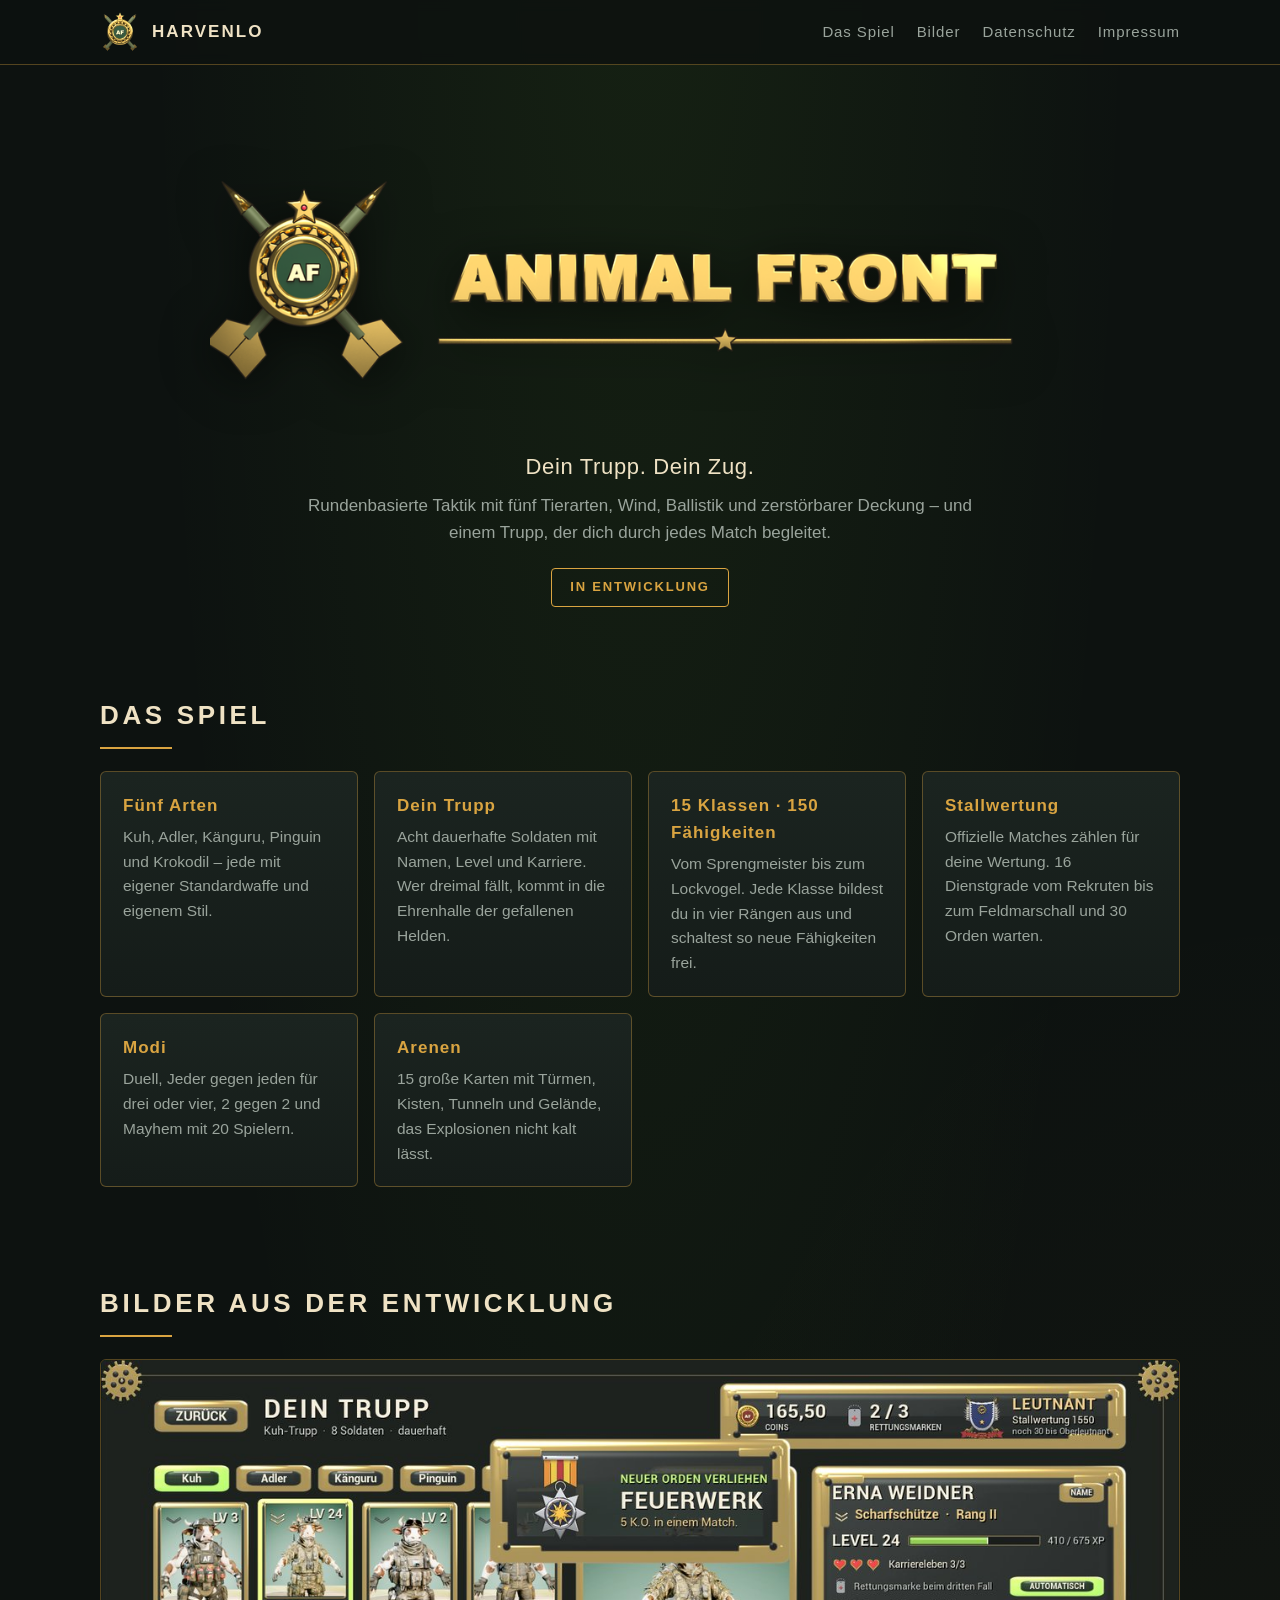
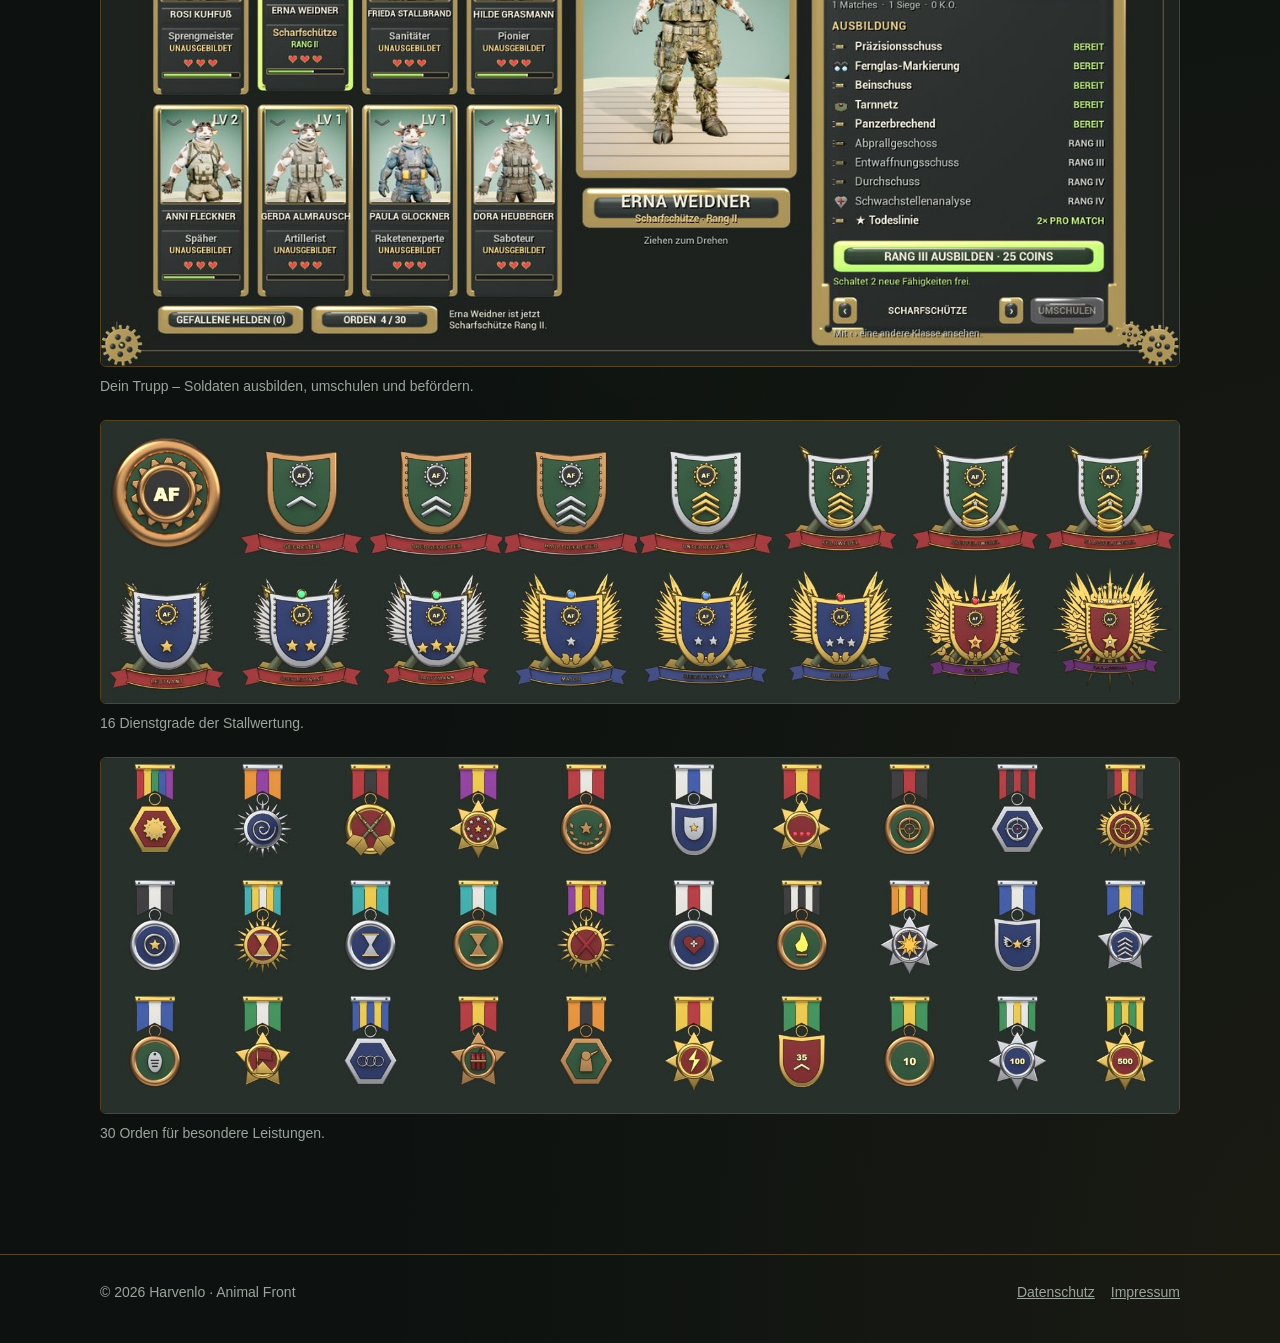
<file: index.html>
<!doctype html>
<html lang="de">
<head>
<meta charset="utf-8">
<meta name="viewport" content="width=device-width, initial-scale=1">
<title>Animal Front – Harvenlo</title>
<meta name="description" content="Animal Front: rundenbasierte Taktik mit fünf Tierarten, dauerhaftem Trupp aus acht Soldaten, 15 Klassen und 150 Fähigkeiten. Ein Spiel von Harvenlo.">
<link rel="icon" type="image/png" href="img/favicon.png">
<link rel="stylesheet" href="style.css">
</head>
<body>
<header class="top">
  <div class="wrap">
    <a class="brand" href="./"><img src="img/icon.png" alt=""><span>HARVENLO</span></a>
    <nav><a href="#spiel">Das Spiel</a><a href="#bilder">Bilder</a><a href="datenschutz.html">Datenschutz</a><a href="impressum.html">Impressum</a></nav>
  </div>
</header>

<main>
  <div class="wrap hero">
    <img class="wordmark" src="img/wordmark.png" alt="Animal Front">
    <p class="tag">Dein Trupp. Dein Zug.</p>
    <p class="sub">Rundenbasierte Taktik mit fünf Tierarten, Wind, Ballistik und zerstörbarer Deckung –
      und einem Trupp, der dich durch jedes Match begleitet.</p>
    <span class="badge">IN ENTWICKLUNG</span>
  </div>

  <section id="spiel">
    <div class="wrap">
      <h2>Das Spiel</h2>
      <div class="grid">
        <div class="card"><h3>Fünf Arten</h3><p>Kuh, Adler, Känguru, Pinguin und Krokodil – jede mit eigener Standardwaffe und eigenem Stil.</p></div>
        <div class="card"><h3>Dein Trupp</h3><p>Acht dauerhafte Soldaten mit Namen, Level und Karriere. Wer dreimal fällt, kommt in die Ehrenhalle der gefallenen Helden.</p></div>
        <div class="card"><h3>15 Klassen · 150 Fähigkeiten</h3><p>Vom Sprengmeister bis zum Lockvogel. Jede Klasse bildest du in vier Rängen aus und schaltest so neue Fähigkeiten frei.</p></div>
        <div class="card"><h3>Stallwertung</h3><p>Offizielle Matches zählen für deine Wertung. 16 Dienstgrade vom Rekruten bis zum Feldmarschall und 30 Orden warten.</p></div>
        <div class="card"><h3>Modi</h3><p>Duell, Jeder gegen jeden für drei oder vier, 2 gegen 2 und Mayhem mit 20 Spielern.</p></div>
        <div class="card"><h3>Arenen</h3><p>15 große Karten mit Türmen, Kisten, Tunneln und Gelände, das Explosionen nicht kalt lässt.</p></div>
      </div>
    </div>
  </section>

  <section id="bilder">
    <div class="wrap">
      <h2>Bilder aus der Entwicklung</h2>
      <figure><img src="img/trupp.jpg" alt="Die Trupp-Seite mit acht Soldaten, 3D-Bühne und Ausbildung" loading="lazy">
        <figcaption>Dein Trupp – Soldaten ausbilden, umschulen und befördern.</figcaption></figure>
      <figure><img src="img/dienstgrade.jpg" alt="Die 16 Dienstgrade" loading="lazy">
        <figcaption>16 Dienstgrade der Stallwertung.</figcaption></figure>
      <figure><img src="img/orden.jpg" alt="30 Orden" loading="lazy">
        <figcaption>30 Orden für besondere Leistungen.</figcaption></figure>
    </div>
  </section>
</main>

<footer>
  <div class="wrap">
    <span>© 2026 Harvenlo · Animal Front</span>
    <span><a href="datenschutz.html">Datenschutz</a><a href="impressum.html">Impressum</a></span>
  </div>
</footer>
</body>
</html>
</file>
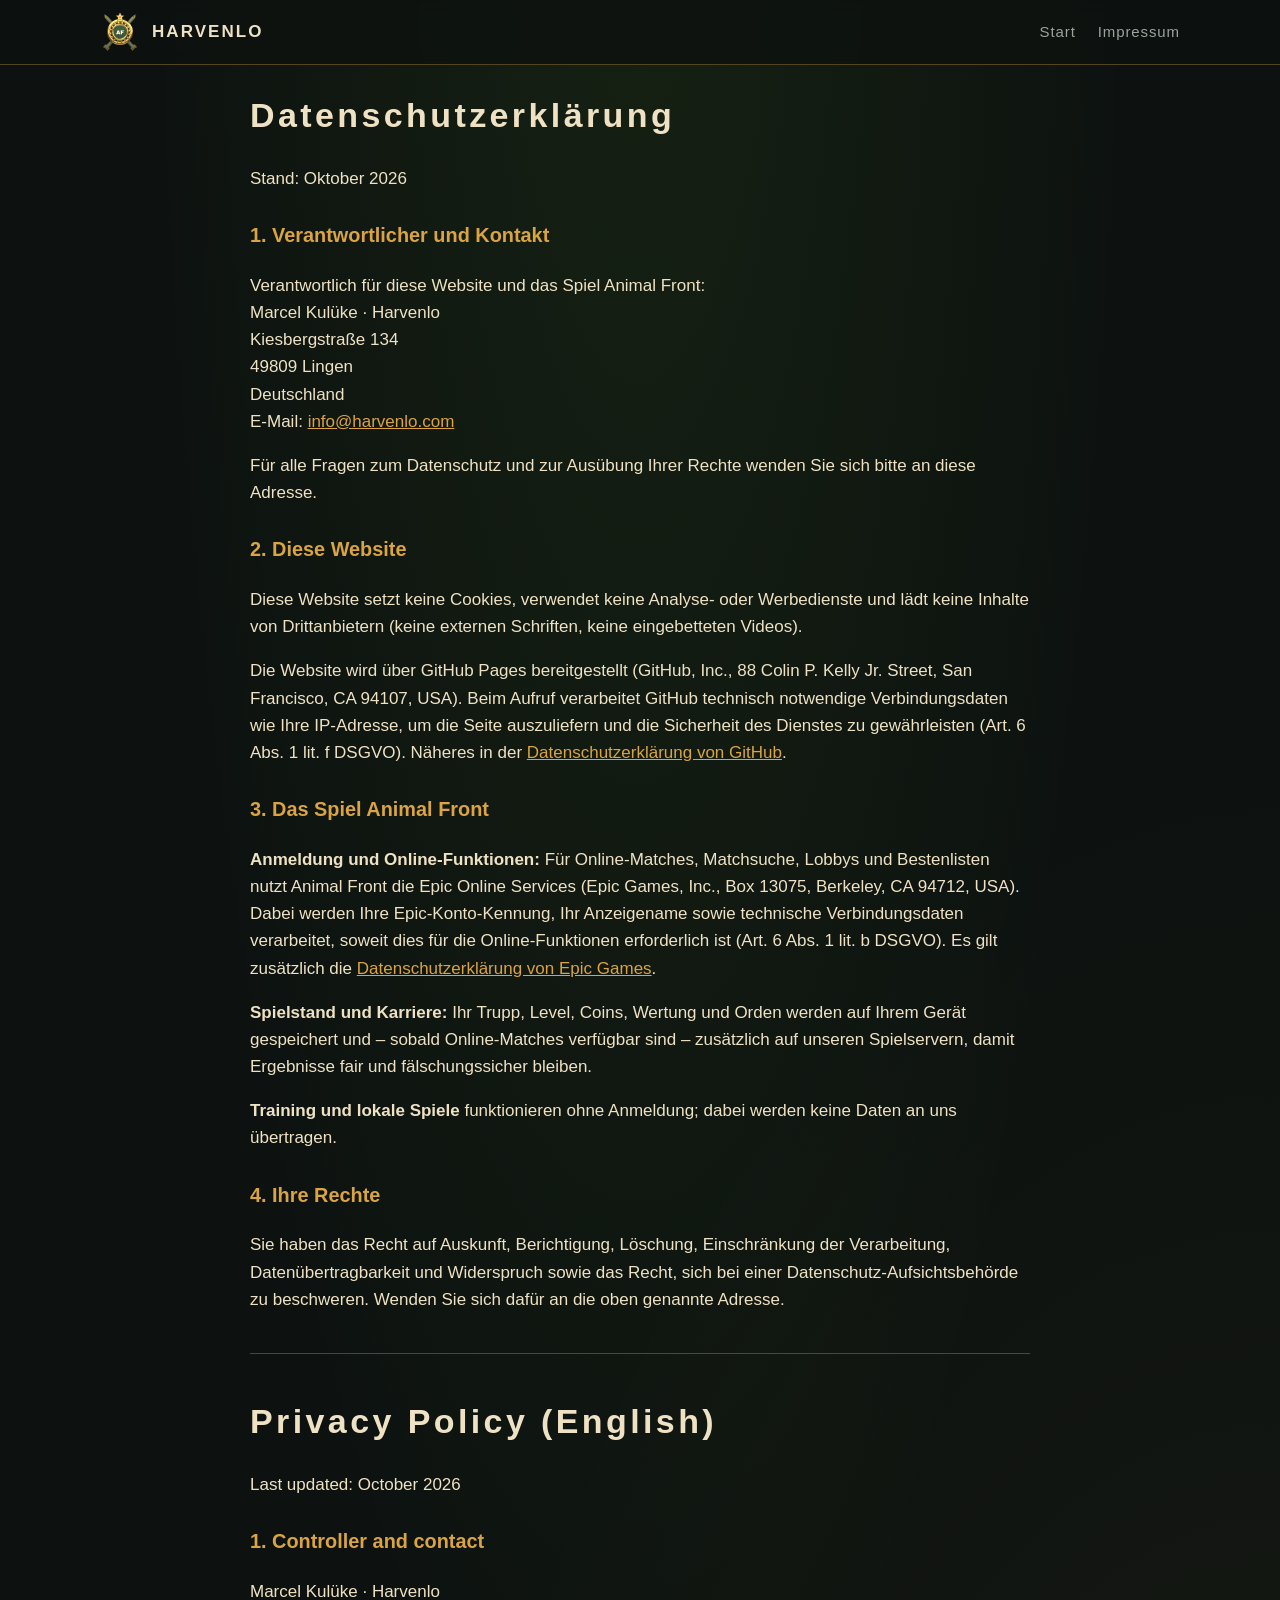
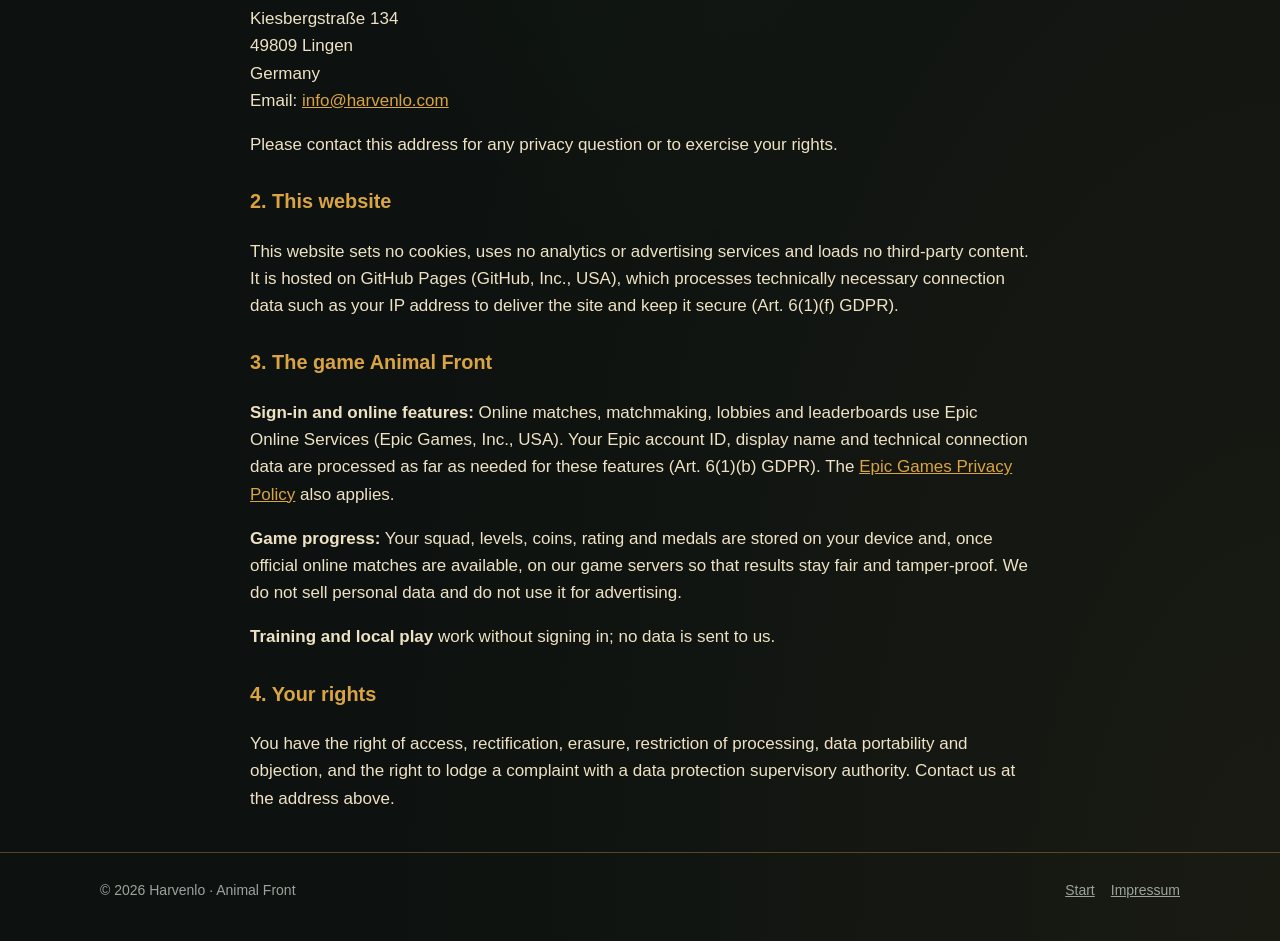
<file: datenschutz.html>
<!doctype html>
<html lang="de">
<head>
<meta charset="utf-8">
<meta name="viewport" content="width=device-width, initial-scale=1">
<title>Datenschutz – Harvenlo</title>
<link rel="icon" type="image/png" href="img/favicon.png">
<link rel="stylesheet" href="style.css">
</head>
<body>
<header class="top">
  <div class="wrap">
    <a class="brand" href="./"><img src="img/icon.png" alt=""><span>HARVENLO</span></a>
    <nav><a href="./">Start</a><a href="impressum.html">Impressum</a></nav>
  </div>
</header>
<main class="wrap legal">
  <h1>Datenschutzerklärung</h1>
  <p>Stand: Oktober 2026</p>

  <h3>1. Verantwortlicher und Kontakt</h3>
  <p>Verantwortlich für diese Website und das Spiel Animal Front:<br>
    Marcel Kulüke · Harvenlo<br>Kiesbergstraße 134<br>49809 Lingen<br>Deutschland<br>
    E-Mail: <a href="mailto:info@harvenlo.com">info@harvenlo.com</a></p>
  <p>Für alle Fragen zum Datenschutz und zur Ausübung Ihrer Rechte wenden Sie sich bitte an diese Adresse.</p>

  <h3>2. Diese Website</h3>
  <p>Diese Website setzt keine Cookies, verwendet keine Analyse- oder Werbedienste und lädt keine Inhalte von Drittanbietern
    (keine externen Schriften, keine eingebetteten Videos).</p>
  <p>Die Website wird über GitHub Pages bereitgestellt (GitHub, Inc., 88 Colin P. Kelly Jr. Street, San Francisco, CA 94107, USA).
    Beim Aufruf verarbeitet GitHub technisch notwendige Verbindungsdaten wie Ihre IP-Adresse, um die Seite auszuliefern und die
    Sicherheit des Dienstes zu gewährleisten (Art. 6 Abs. 1 lit. f DSGVO). Näheres in der
    <a href="https://docs.github.com/de/site-policy/privacy-policies/github-general-privacy-statement">Datenschutzerklärung von GitHub</a>.</p>

  <h3>3. Das Spiel Animal Front</h3>
  <p><strong>Anmeldung und Online-Funktionen:</strong> Für Online-Matches, Matchsuche, Lobbys und Bestenlisten nutzt Animal Front
    die Epic Online Services (Epic Games, Inc., Box 13075, Berkeley, CA 94712, USA). Dabei werden Ihre Epic-Konto-Kennung, Ihr
    Anzeigename sowie technische Verbindungsdaten verarbeitet, soweit dies für die Online-Funktionen erforderlich ist
    (Art. 6 Abs. 1 lit. b DSGVO). Es gilt zusätzlich die
    <a href="https://www.epicgames.com/site/privacypolicy">Datenschutzerklärung von Epic Games</a>.</p>
  <p><strong>Spielstand und Karriere:</strong> Ihr Trupp, Level, Coins, Wertung und Orden werden auf Ihrem Gerät gespeichert und – sobald
    Online-Matches verfügbar sind – zusätzlich auf unseren Spielservern, damit Ergebnisse fair und fälschungssicher bleiben.</p>
  <p><strong>Training und lokale Spiele</strong> funktionieren ohne Anmeldung; dabei werden keine Daten an uns übertragen.</p>

  <h3>4. Ihre Rechte</h3>
  <p>Sie haben das Recht auf Auskunft, Berichtigung, Löschung, Einschränkung der Verarbeitung, Datenübertragbarkeit und Widerspruch
    sowie das Recht, sich bei einer Datenschutz-Aufsichtsbehörde zu beschweren. Wenden Sie sich dafür an die oben genannte Adresse.</p>

  <hr style="border:0;border-top:1px solid var(--line);margin:40px 0">
  <h1 id="en">Privacy Policy (English)</h1>
  <p>Last updated: October 2026</p>
  <h3>1. Controller and contact</h3>
  <p>Marcel Kulüke · Harvenlo<br>Kiesbergstraße 134<br>49809 Lingen<br>Germany<br>
    Email: <a href="mailto:info@harvenlo.com">info@harvenlo.com</a></p>
  <p>Please contact this address for any privacy question or to exercise your rights.</p>
  <h3>2. This website</h3>
  <p>This website sets no cookies, uses no analytics or advertising services and loads no third-party content. It is hosted on
    GitHub Pages (GitHub, Inc., USA), which processes technically necessary connection data such as your IP address to deliver the
    site and keep it secure (Art. 6(1)(f) GDPR).</p>
  <h3>3. The game Animal Front</h3>
  <p><strong>Sign-in and online features:</strong> Online matches, matchmaking, lobbies and leaderboards use Epic Online Services
    (Epic Games, Inc., USA). Your Epic account ID, display name and technical connection data are processed as far as needed for these
    features (Art. 6(1)(b) GDPR). The <a href="https://www.epicgames.com/site/privacypolicy">Epic Games Privacy Policy</a> also applies.</p>
  <p><strong>Game progress:</strong> Your squad, levels, coins, rating and medals are stored on your device and, once official online
    matches are available, on our game servers so that results stay fair and tamper-proof. We do not sell personal data and do not use it for advertising.</p>
  <p><strong>Training and local play</strong> work without signing in; no data is sent to us.</p>
  <h3>4. Your rights</h3>
  <p>You have the right of access, rectification, erasure, restriction of processing, data portability and objection, and the right to
    lodge a complaint with a data protection supervisory authority. Contact us at the address above.</p>
</main>
<footer>
  <div class="wrap"><span>© 2026 Harvenlo · Animal Front</span><span><a href="./">Start</a><a href="impressum.html">Impressum</a></span></div>
</footer>
</body>
</html>
</file>
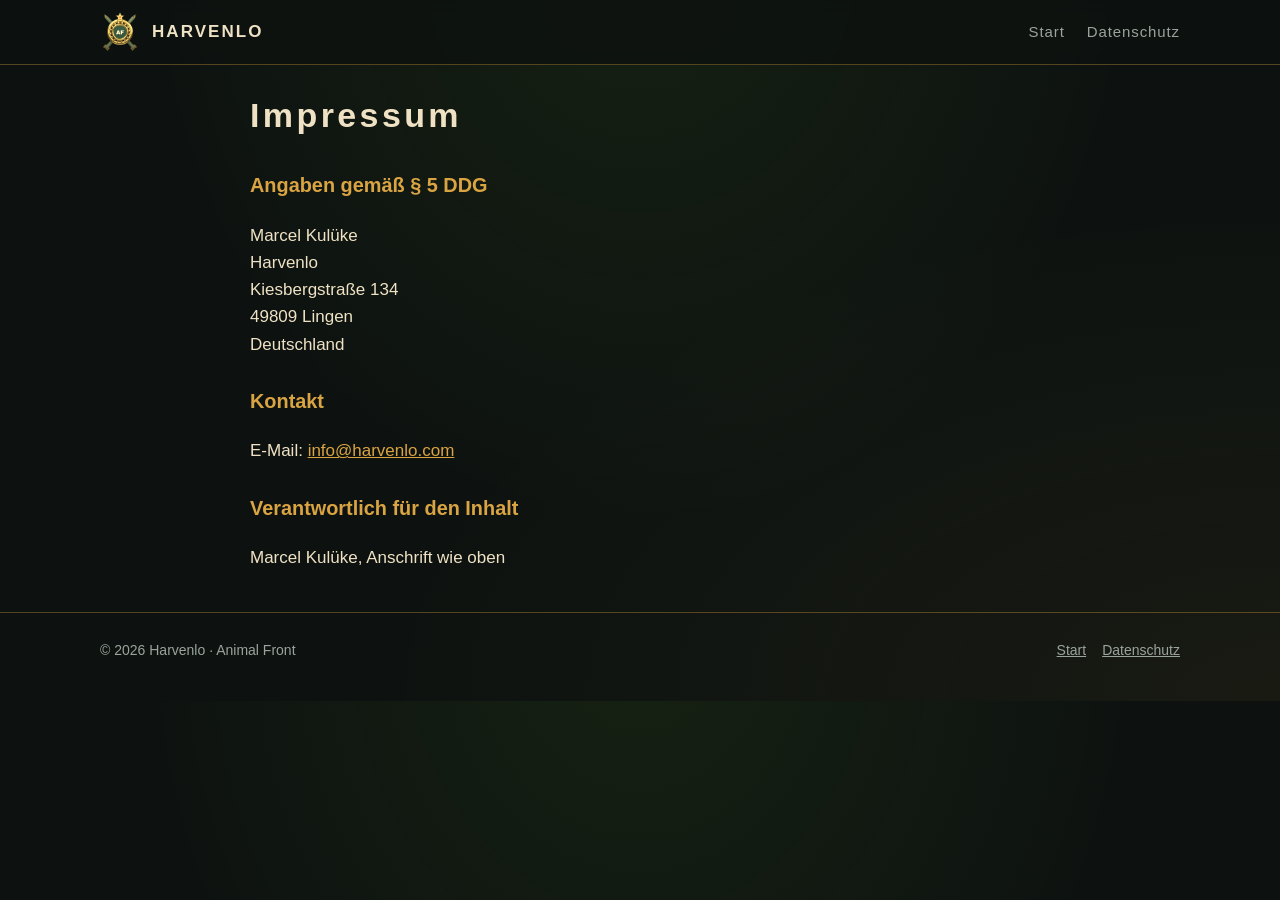
<file: impressum.html>
<!doctype html>
<html lang="de">
<head>
<meta charset="utf-8">
<meta name="viewport" content="width=device-width, initial-scale=1">
<title>Impressum – Harvenlo</title>
<link rel="icon" type="image/png" href="img/favicon.png">
<link rel="stylesheet" href="style.css">
</head>
<body>
<header class="top">
  <div class="wrap">
    <a class="brand" href="./"><img src="img/icon.png" alt=""><span>HARVENLO</span></a>
    <nav><a href="./">Start</a><a href="datenschutz.html">Datenschutz</a></nav>
  </div>
</header>
<main class="wrap legal">
  <h1>Impressum</h1>
  <h3>Angaben gemäß § 5 DDG</h3>
  <p>Marcel Kulüke<br>Harvenlo<br>Kiesbergstraße 134<br>49809 Lingen<br>Deutschland</p>
  <h3>Kontakt</h3>
  <p>E-Mail: <a href="mailto:info@harvenlo.com">info@harvenlo.com</a></p>
  <h3>Verantwortlich für den Inhalt</h3>
  <p>Marcel Kulüke, Anschrift wie oben</p>
</main>
<footer>
  <div class="wrap"><span>© 2026 Harvenlo · Animal Front</span><span><a href="./">Start</a><a href="datenschutz.html">Datenschutz</a></span></div>
</footer>
</body>
</html>
</file>
<file: style.css>
/* harvenlo.com - Animal Front. Brass/gunmetal like the game menu. System fonts only (no external requests). */
:root {
  --bg: #0d1210; --panel: #151c19; --panel2: #1b2420; --brass: #d9a441; --brass-dim: #8a6a2c;
  --ivory: #efe2c4; --muted: #9aa49c; --lime: #8cf23a; --line: rgba(217, 164, 65, .35);
}
* { box-sizing: border-box; }
html { scroll-behavior: smooth; }
body {
  margin: 0; background: var(--bg); color: var(--ivory);
  font: 17px/1.6 "Segoe UI", Roboto, "Helvetica Neue", Arial, sans-serif;
  background-image: radial-gradient(ellipse at 50% -10%, rgba(140, 242, 58, .07), transparent 55%),
                    radial-gradient(ellipse at 100% 100%, rgba(217, 164, 65, .06), transparent 50%);
}
a { color: var(--brass); }
.wrap { max-width: 1120px; margin: 0 auto; padding: 0 20px; }
header.top { border-bottom: 1px solid var(--line); background: rgba(13, 18, 16, .85); position: sticky; top: 0; z-index: 5; backdrop-filter: blur(6px); }
header.top .wrap { display: flex; align-items: center; justify-content: space-between; height: 64px; }
header.top .brand { display: flex; align-items: center; gap: 12px; color: var(--ivory); text-decoration: none; font-weight: 700; letter-spacing: .12em; }
header.top .brand img { width: 40px; height: 40px; }
header.top nav a { margin-left: 22px; color: var(--muted); text-decoration: none; font-size: 15px; letter-spacing: .06em; }
header.top nav a:hover { color: var(--brass); }
.hero { text-align: center; padding: 72px 0 40px; }
.hero img.wordmark { width: min(860px, 100%); height: auto; filter: drop-shadow(0 8px 24px rgba(0, 0, 0, .6)); }
.hero p.tag { font-size: 22px; color: var(--ivory); margin: 18px 0 8px; letter-spacing: .03em; }
.hero p.sub { color: var(--muted); margin: 0 auto; max-width: 680px; }
.badge { display: inline-block; margin-top: 22px; padding: 8px 18px; border: 1px solid var(--brass); border-radius: 4px; color: var(--brass); letter-spacing: .14em; font-size: 13px; font-weight: 700; }
section { padding: 48px 0; }
h2 { font-size: 26px; letter-spacing: .14em; text-transform: uppercase; margin: 0 0 22px; color: var(--ivory); }
h2::after { content: ""; display: block; width: 72px; height: 2px; background: var(--brass); margin-top: 10px; }
.grid { display: grid; grid-template-columns: repeat(auto-fit, minmax(240px, 1fr)); gap: 16px; }
.card { background: linear-gradient(180deg, var(--panel2), var(--panel)); border: 1px solid var(--line); border-radius: 6px; padding: 20px 22px; }
.card h3 { margin: 0 0 6px; color: var(--brass); font-size: 17px; letter-spacing: .06em; }
.card p { margin: 0; color: var(--muted); font-size: 15.5px; }
figure { margin: 0 0 22px; }
figure img { width: 100%; height: auto; border: 1px solid var(--line); border-radius: 6px; display: block; }
figcaption { color: var(--muted); font-size: 14px; margin-top: 8px; }
.legal { max-width: 820px; }
.legal h1 { letter-spacing: .1em; }
.legal h3 { color: var(--brass); margin-top: 28px; }
footer { border-top: 1px solid var(--line); margin-top: 40px; padding: 26px 0 40px; color: var(--muted); font-size: 14px; }
footer .wrap { display: flex; flex-wrap: wrap; gap: 18px; justify-content: space-between; }
footer a { color: var(--muted); margin-left: 16px; }
@media (max-width: 640px) {
  header.top nav a { margin-left: 12px; font-size: 14px; }
  header.top .brand span { display: none; }
  .hero { padding-top: 40px; }
  .hero p.tag { font-size: 19px; }
}
</file>
